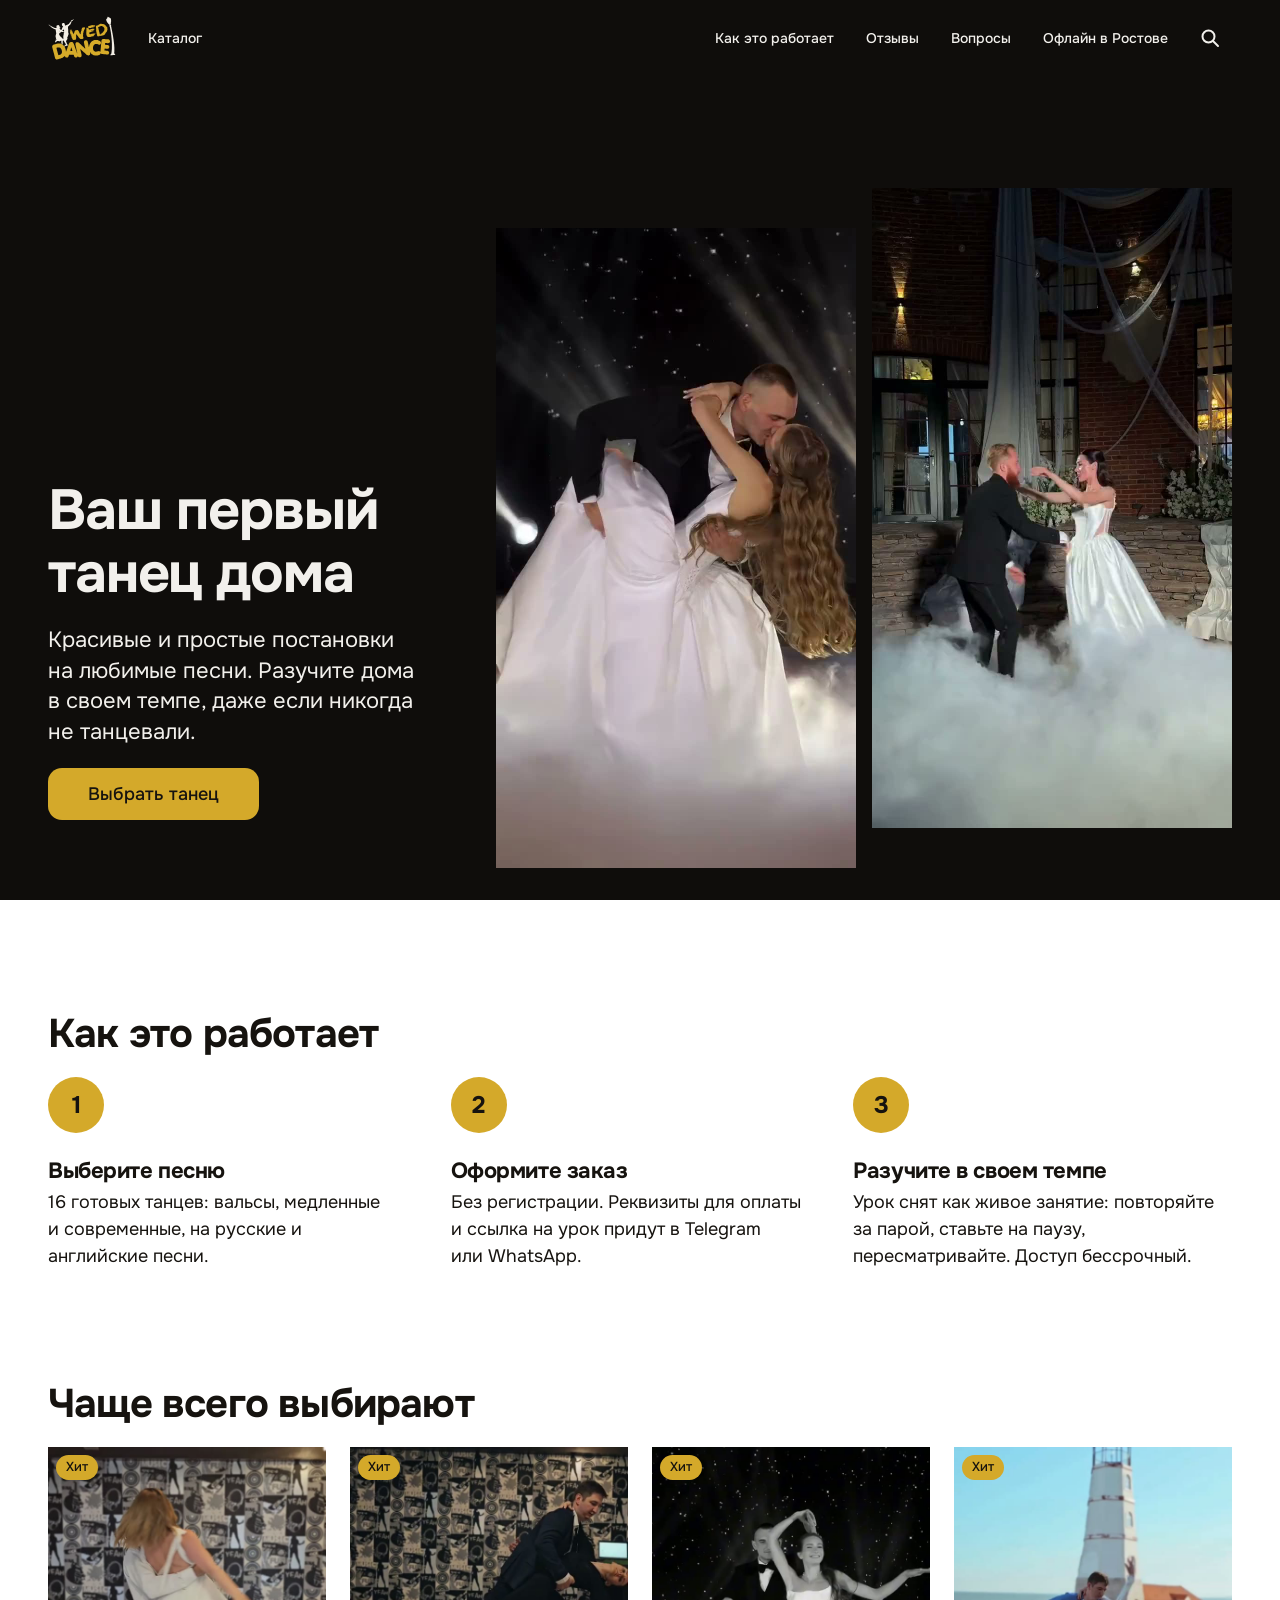
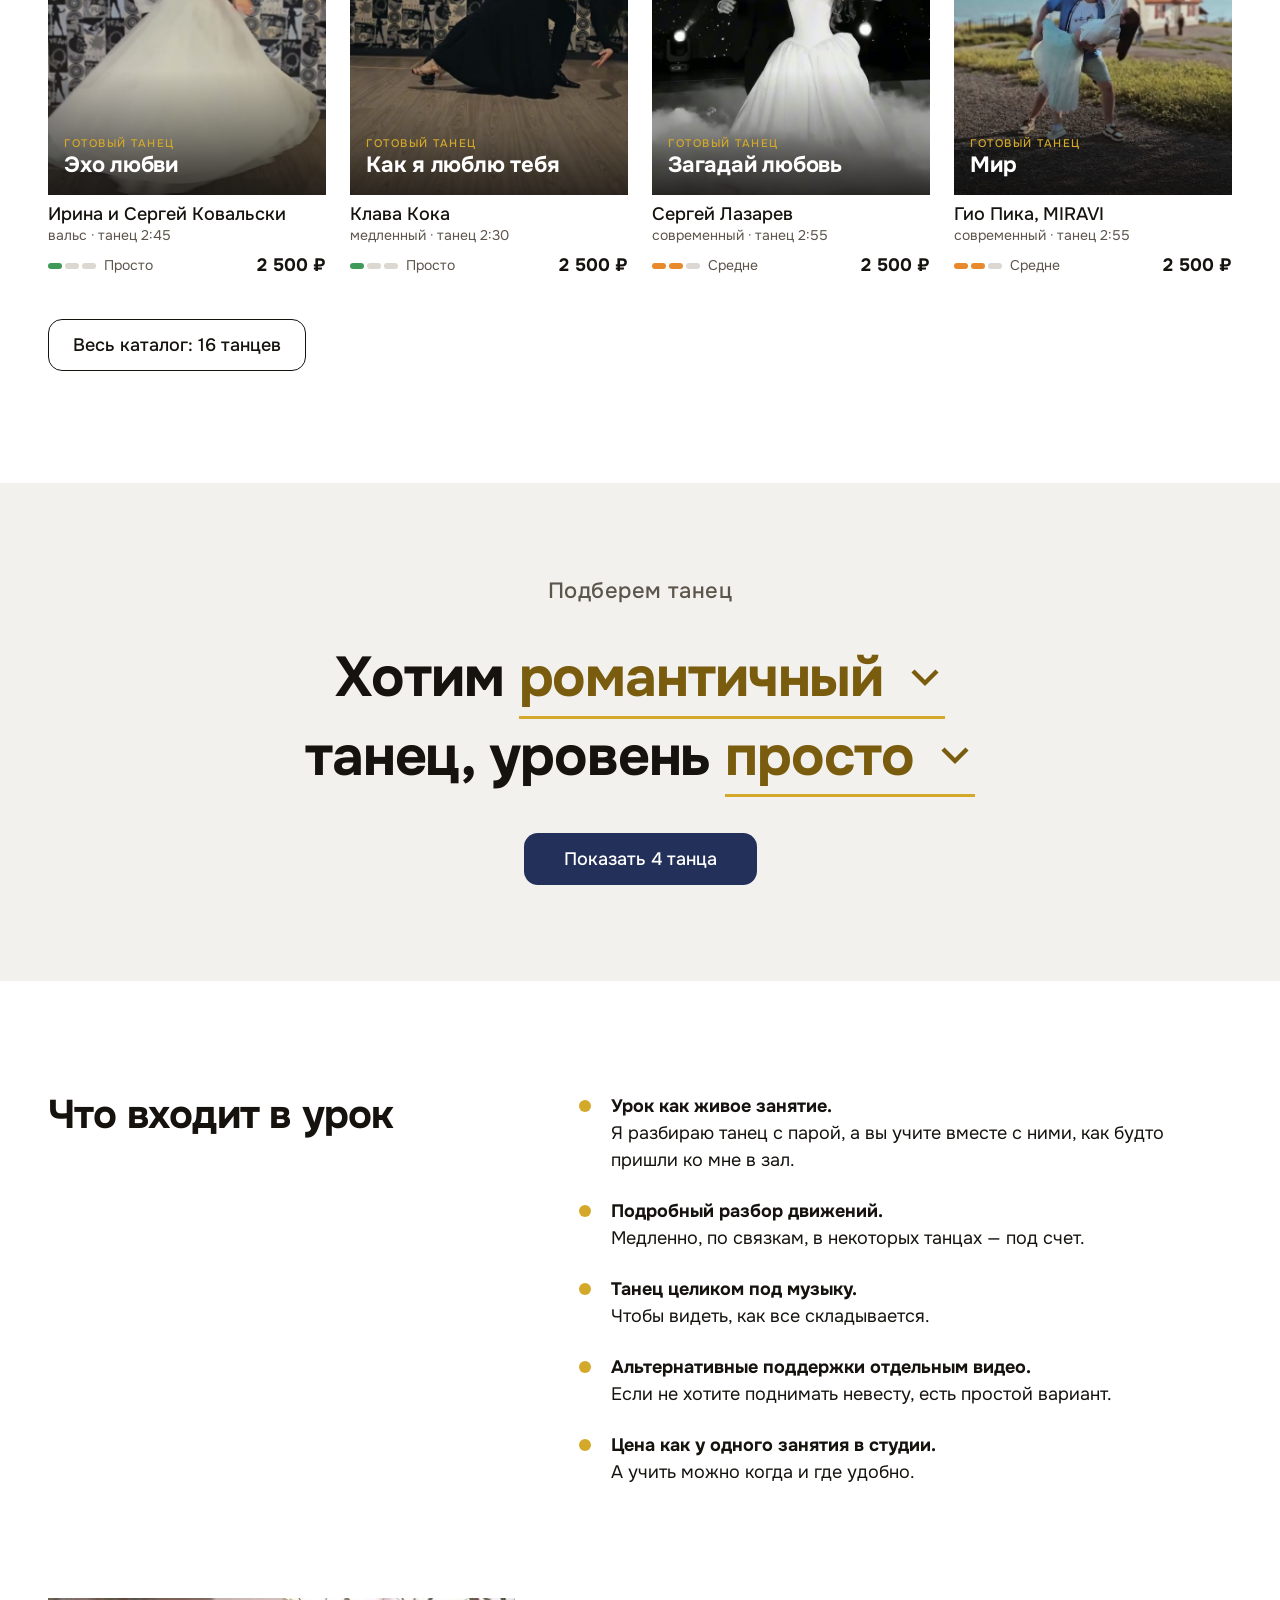
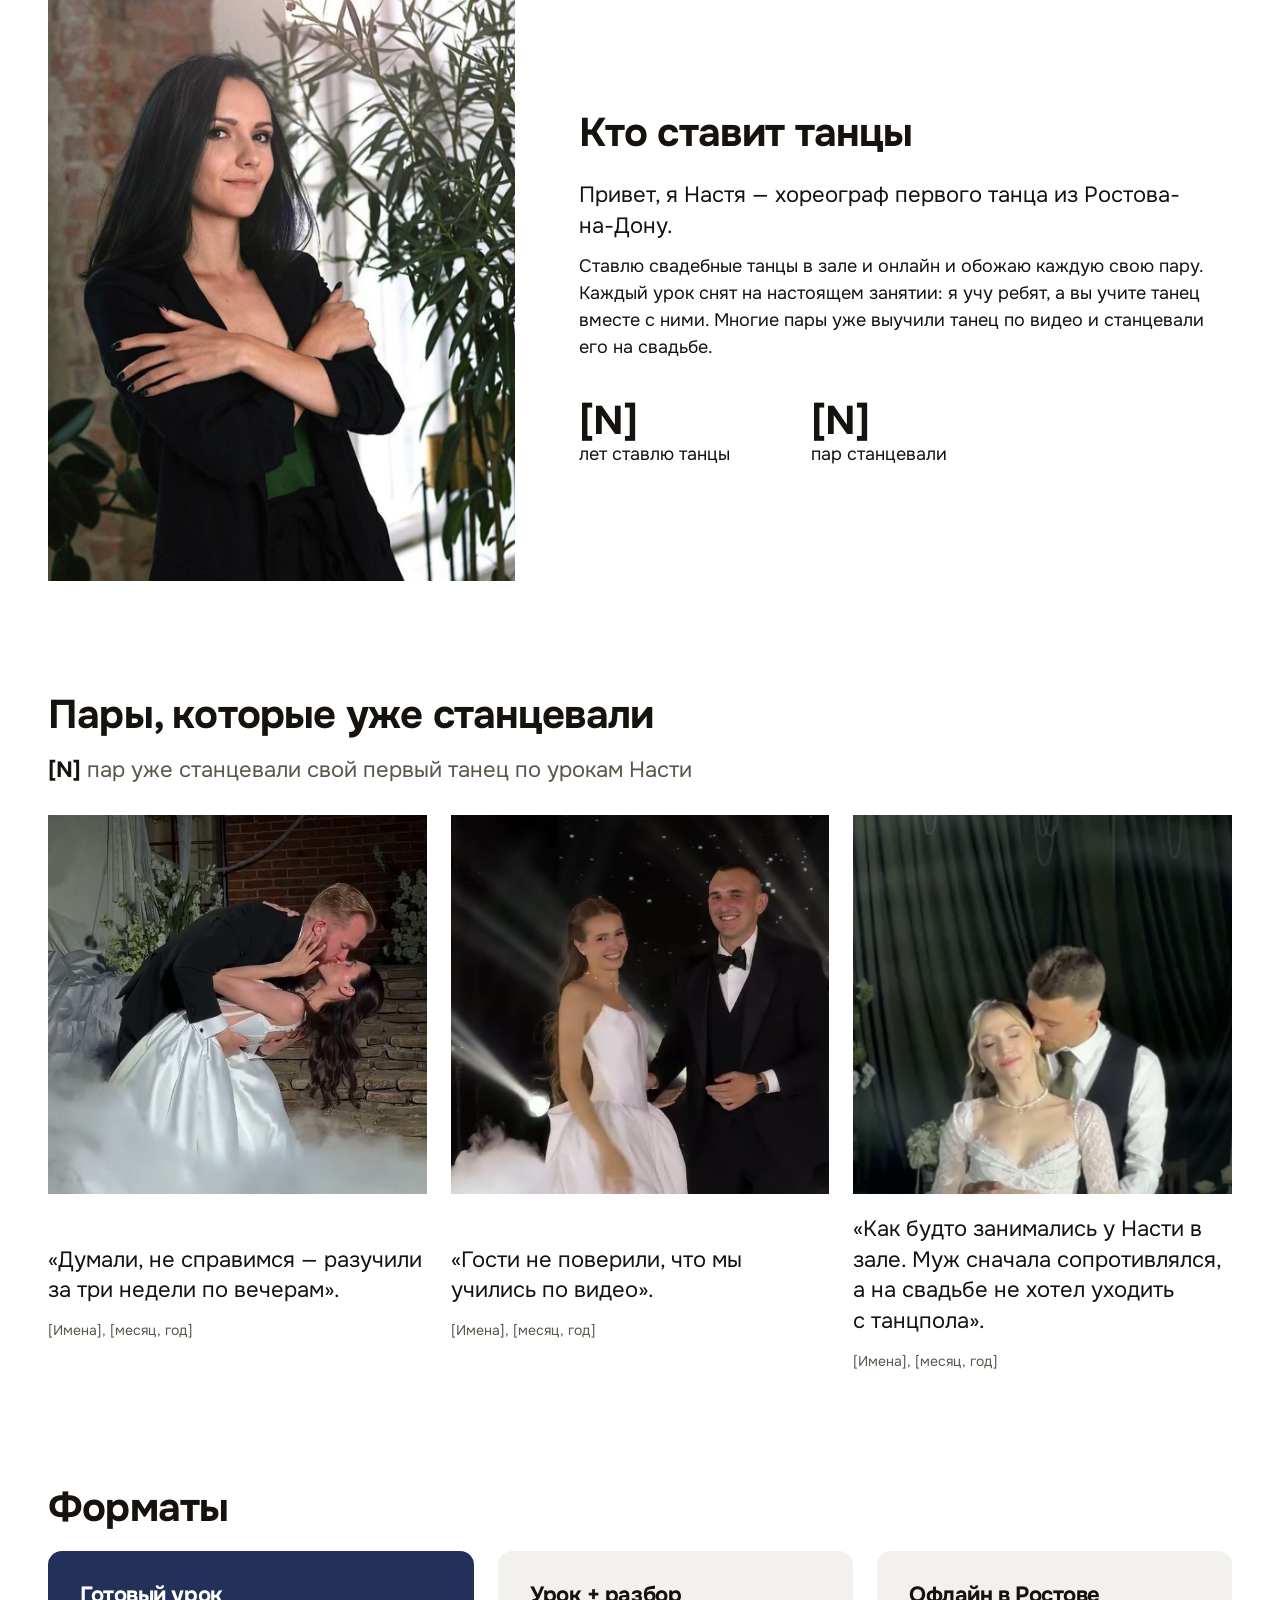
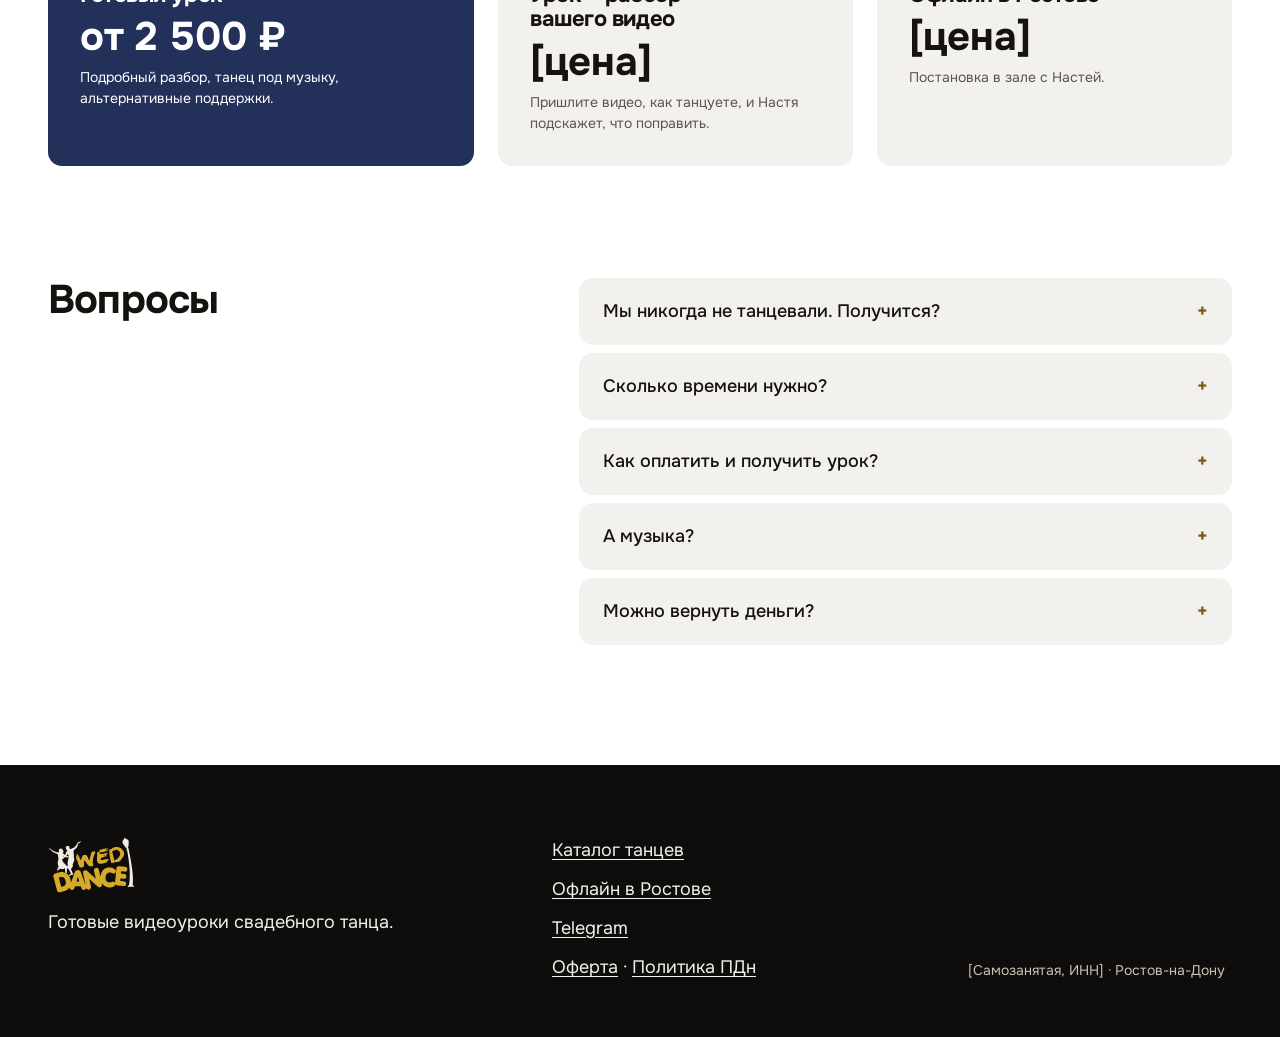
<file: index.html>
<!doctype html>
<html lang="ru">
<head>
<meta charset="utf-8">
<meta name="robots" content="noindex, nofollow">
<meta name="viewport" content="width=device-width, initial-scale=1, viewport-fit=cover">
<title>WED DANCE — первый танец, который вы выучите дома</title>
<meta name="description" content="Готовые видеоуроки свадебного танца от хореографа Анастасии. Выберите песню и разучите танец дома, в своем темпе.">
<script src="assets/js/variants.js"></script>
<link rel="preconnect" href="https://fonts.googleapis.com">
<link rel="preconnect" href="https://fonts.gstatic.com" crossorigin>
<link rel="stylesheet" href="https://fonts.googleapis.com/css2?family=Onest:wght@400;500;700&amp;display=swap">
<link rel="stylesheet" href="assets/css/tokens.css">
<link rel="stylesheet" href="assets/css/base.css">
<link rel="stylesheet" href="assets/css/motif.css">
<link rel="stylesheet" href="assets/css/home.css">
</head>
<body>
<main>
  <section class="hero is-dark" aria-label="Первый экран">
    <div class="hero__media">
      <video class="hero__clips" id="heroVideo" src="assets/media/hero-1.mp4" poster="assets/media/hero-1-poster.jpg" muted playsinline autoplay preload="auto" aria-hidden="true"></video>
      <video class="hero__clips hero__clips--b" id="heroVideo2" poster="assets/media/hero-2-poster.jpg" muted playsinline preload="none" aria-hidden="true"></video>
      <img class="hero__photo" data-src="assets/media/hero-photo.jpg" alt="Пара в свадебном танце, наклон с поцелуем" width="1080" height="1920">
    </div>
    <header class="top hero__bar">
      <div class="top__l"><a class="top__logo" href="index.html"><img src="assets/logo-na-temnom.svg" alt="WED DANCE — на главную" width="62" height="40"></a><a class="top__cat" href="catalog.html">Каталог</a></div>
      <nav class="nav" aria-label="Разделы"><a href="index.html#how">Как это работает</a><a href="index.html#reviews">Отзывы</a><a href="index.html#faq">Вопросы</a><a href="#">Офлайн в Ростове</a></nav>
      <a class="top__search" href="catalog.html#q" aria-label="Поиск по песне"><svg width="20" height="20" viewBox="0 0 20 20" aria-hidden="true"><circle cx="8.5" cy="8.5" r="6" fill="none" stroke="currentColor" stroke-width="2"/><path d="M13 13l5 5" stroke="currentColor" stroke-width="2" stroke-linecap="round"/></svg></a>
      <details class="burger"><summary aria-label="Меню"><svg width="22" height="22" viewBox="0 0 22 22" aria-hidden="true"><path d="M3 6h16M3 11h16M3 16h16" stroke="currentColor" stroke-width="2" stroke-linecap="round"/></svg></summary><nav class="burger__panel" aria-label="Меню"><a href="index.html#how">Как это работает</a><a href="index.html#reviews">Отзывы</a><a href="index.html#faq">Вопросы</a><a href="#">Офлайн в Ростове</a><a href="#">Telegram</a></nav></details>
    </header>
    <div class="hero__type" aria-hidden="true"><div class="count-anim"><i>1</i><i>2</i><i>3</i></div></div>
    <div class="hero__text">
      <h1>Ваш первый танец дома</h1>
      <p class="lead">Красивые и простые постановки на любимые песни. Разучите дома в своем темпе, даже если никогда не танцевали.</p>
      <a class="btn btn--gold btn--block" href="catalog.html">Выбрать танец</a>
    </div>
  </section>

  <section class="section wrap" id="how">
    <h2>Как это работает</h2>
    <ol class="steps">
      <li><span class="mark" aria-hidden="true">1</span><div><h3>Выберите песню</h3><p>16 готовых танцев: вальсы, медленные и современные, на русские и английские песни.</p></div></li>
      <li><span class="mark" aria-hidden="true">2</span><div><h3>Оформите заказ</h3><p>Без регистрации. Реквизиты для оплаты и ссылка на урок придут в Telegram или WhatsApp.</p></div></li>
      <li><span class="mark" aria-hidden="true">3</span><div><h3>Разучите в своем темпе</h3><p>Урок снят как живое занятие: повторяйте за парой, ставьте на паузу, пересматривайте. Доступ бессрочный.</p></div></li>
    </ol>
  </section>

  <section class="section wrap">
    <h2>Чаще всего выбирают</h2>
    <div class="hits" id="hits">
      <a class="card" href="dance.html?slug=kovalski-my-eho"><div class="card__media"><img src="assets/media/cover-kovalski-my-eho.jpg" alt="" width="600" height="750" loading="lazy"><span class="badge">Хит</span><span class="card__cover"><span class="card__eyebrow">Готовый танец</span><span class="card__song">Эхо любви</span></span></div><span class="card__title">Ирина и Сергей Ковальски<span class="card__artist">вальс · танец 2:45</span></span><span class="card__meta"><span class="level" data-level="1"><span class="level__marks" aria-hidden="true"><b>1</b><b>2</b><b>3</b></span>Просто</span><span class="card__price">2 500 ₽</span></span></a>
      <a class="card" href="dance.html?slug=klava-koka-kak-ya-lyublyu"><div class="card__media"><img src="assets/media/cover-klava-koka-kak-ya-lyublyu.jpg" alt="" width="600" height="750" loading="lazy"><span class="badge">Хит</span><span class="card__cover"><span class="card__eyebrow">Готовый танец</span><span class="card__song">Как я люблю тебя</span></span></div><span class="card__title">Клава Кока<span class="card__artist">медленный · танец 2:30</span></span><span class="card__meta"><span class="level" data-level="1"><span class="level__marks" aria-hidden="true"><b>1</b><b>2</b><b>3</b></span>Просто</span><span class="card__price">2 500 ₽</span></span></a>
      <a class="card" href="dance.html?slug=lazarev-zagaday-lyubov"><div class="card__media"><img src="assets/media/cover-lazarev-zagaday-lyubov.jpg" alt="" width="600" height="750" loading="lazy"><span class="badge">Хит</span><span class="card__cover"><span class="card__eyebrow">Готовый танец</span><span class="card__song">Загадай любовь</span></span></div><span class="card__title">Сергей Лазарев<span class="card__artist">современный · танец 2:55</span></span><span class="card__meta"><span class="level" data-level="2"><span class="level__marks" aria-hidden="true"><b>1</b><b>2</b><b>3</b></span>Средне</span><span class="card__price">2 500 ₽</span></span></a>
      <a class="card" href="dance.html?slug=gio-pika-mir"><div class="card__media"><img src="assets/media/cover-gio-pika-mir.jpg" alt="" width="600" height="750" loading="lazy"><span class="badge">Хит</span><span class="card__cover"><span class="card__eyebrow">Готовый танец</span><span class="card__song">Мир</span></span></div><span class="card__title">Гио Пика, MIRAVI<span class="card__artist">современный · танец 2:55</span></span><span class="card__meta"><span class="level" data-level="2"><span class="level__marks" aria-hidden="true"><b>1</b><b>2</b><b>3</b></span>Средне</span><span class="card__price">2 500 ₽</span></span></a>
    </div>
    <a class="btn btn--ghost btn--block more" href="catalog.html">Весь каталог: 16 танцев</a>
  </section>

  <section class="section" id="pick">
    <!-- вариант 1: одна фраза с выпадающими списками -->
    <div class="pk pk--sentence soft">
      <h2 class="pk__eyebrow">Подберем танец</h2>
      <p class="pk__phrase">Хотим <label class="pk__sel"><span class="sr">Настроение</span><select data-pick="mood"><option value="romantic">романтичный</option><option value="energetic">энергичный</option><option value="calm">спокойный</option></select></label> танец, уровень <label class="pk__sel"><span class="sr">Уровень</span><select data-pick="level"><option value="1">просто</option><option value="2">средне</option><option value="3">сложнее</option></select></label></p>
      <a class="btn btn--accent pk-go" href="catalog.html?mood=romantic&amp;level=1">Показать танцы</a>
    </div>
    <!-- вариант 2: фото слева, справа два вопроса карточками и сегментами -->
    <div class="pk pk--split">
      <img class="pk__media" src="assets/media/couple-2.jpg" alt="" width="600" height="750" loading="lazy">
      <div class="pk__form">
        <h2>Подберем танец</h2>
        <p class="pk__hint">Два вопроса — и покажем подходящие постановки.</p>
        <p class="pk__q">Настроение</p>
        <div class="opts-c" role="group" aria-label="Настроение" data-pick="mood"><button class="opt-c" data-v="romantic" aria-pressed="true"><b>Романтичный</b><span>нежный и медленный</span></button><button class="opt-c" data-v="energetic" aria-pressed="false"><b>Энергичный</b><span>ярко, с ускорением</span></button><button class="opt-c" data-v="calm" aria-pressed="false"><b>Спокойный</b><span>плавно, без сложных связок</span></button></div>
        <p class="pk__q">Уровень</p>
        <div class="seg" role="group" aria-label="Уровень" data-pick="level"><button class="seg__b" data-v="1" aria-pressed="true"><span class="level" data-level="1"><span class="level__marks" aria-hidden="true"><b>1</b><b>2</b><b>3</b></span>просто</span></button><button class="seg__b" data-v="2" aria-pressed="false"><span class="level" data-level="2"><span class="level__marks" aria-hidden="true"><b>1</b><b>2</b><b>3</b></span>средне</span></button><button class="seg__b" data-v="3" aria-pressed="false"><span class="level" data-level="3"><span class="level__marks" aria-hidden="true"><b>1</b><b>2</b><b>3</b></span>сложнее</span></button></div>
        <a class="btn btn--accent btn--block pk-go" href="catalog.html?mood=romantic&amp;level=1">Показать танцы</a>
      </div>
    </div>
    <!-- вариант 3: настроение — плитки с кадрами, ниже уровень и кнопка в одну строку -->
    <div class="pk pk--tiles is-dark">
      <h2>Подберем танец</h2>
      <p class="pk__q">Какое настроение?</p>
      <div class="tiles" role="group" aria-label="Настроение" data-pick="mood"><button class="tile" data-v="romantic" aria-pressed="true"><img src="assets/media/cover-navai-lyubov-son.jpg" alt="" width="600" height="600" loading="lazy"><span>Романтичный</span></button><button class="tile" data-v="energetic" aria-pressed="false"><img src="assets/media/cover-miyagi-polovina-moya.jpg" alt="" width="600" height="600" loading="lazy"><span>Энергичный</span></button><button class="tile" data-v="calm" aria-pressed="false"><img src="assets/media/cover-westlife-nothings-gonna-change.jpg" alt="" width="600" height="600" loading="lazy"><span>Спокойный</span></button></div>
      <div class="pk__bottom">
        <div><p class="pk__q">Какой уровень?</p><div class="seg" role="group" aria-label="Уровень" data-pick="level"><button class="seg__b" data-v="1" aria-pressed="true"><span class="level" data-level="1"><span class="level__marks" aria-hidden="true"><b>1</b><b>2</b><b>3</b></span>просто</span></button><button class="seg__b" data-v="2" aria-pressed="false"><span class="level" data-level="2"><span class="level__marks" aria-hidden="true"><b>1</b><b>2</b><b>3</b></span>средне</span></button><button class="seg__b" data-v="3" aria-pressed="false"><span class="level" data-level="3"><span class="level__marks" aria-hidden="true"><b>1</b><b>2</b><b>3</b></span>сложнее</span></button></div></div>
        <a class="btn btn--gold pk-go" href="catalog.html?mood=romantic&amp;level=1">Показать танцы</a>
      </div>
    </div>
  </section>

  <section class="section wrap split">
    <h2>Что входит в урок</h2>
    <ul class="included">
      <li><span><b>Урок как живое занятие.</b> Я разбираю танец с парой, а вы учите вместе с ними, как будто пришли ко мне в зал.</span></li>
      <li><span><b>Подробный разбор движений.</b> Медленно, по связкам, в некоторых танцах — под счет.</span></li>
      <li><span><b>Танец целиком под музыку.</b> Чтобы видеть, как все складывается.</span></li>
      <li><span><b>Альтернативные поддержки отдельным видео.</b> Если не хотите поднимать невесту, есть простой вариант.</span></li>
      <li><span><b>Цена как у одного занятия в студии.</b> А учить можно когда и где удобно.</span></li>
    </ul>
  </section>

  <section class="section wrap about">
    <h2>Кто ставит танцы</h2>
    <img src="assets/media/nastya.jpg" alt="Анастасия, хореограф свадебного танца" width="640" height="640" loading="lazy">
    <p class="lead">Привет, я Настя — хореограф первого танца из Ростова-на-Дону.</p>
    <p>Ставлю свадебные танцы в зале и онлайн и обожаю каждую свою пару. Каждый урок снят на настоящем занятии: я учу ребят, а вы учите танец вместе с ними. Многие пары уже выучили танец по видео и станцевали его на свадьбе.</p>
    <div class="facts"><p><b>[N]</b>лет ставлю танцы</p><p><b>[N]</b>пар станцевали</p></div>
  </section>

  <section class="section wrap" id="reviews">
    <h2>Пары, которые уже станцевали</h2>
    <p class="rev-count"><b>[N]</b> пар уже станцевали свой первый танец по урокам Насти</p>
    <div class="reviews">
      <figure class="review" style="margin:0"><img src="assets/media/couple-1.jpg" alt="Пара на свадьбе" width="96" height="96" loading="lazy"><figcaption><p>«Думали, не справимся — разучили за три недели по вечерам».</p><span class="small">[Имена], [месяц, год]</span></figcaption></figure>
      <figure class="review" style="margin:0"><img src="assets/media/couple-2.jpg" alt="Пара на свадьбе" width="96" height="96" loading="lazy"><figcaption><p>«Гости не поверили, что мы учились по видео».</p><span class="small">[Имена], [месяц, год]</span></figcaption></figure>
      <figure class="review" style="margin:0"><img src="assets/media/couple-3.jpg" alt="Пара на свадьбе" width="96" height="96" loading="lazy"><figcaption><p>«Как будто занимались у Насти в зале. Муж сначала сопротивлялся, а на свадьбе не хотел уходить с танцпола».</p><span class="small">[Имена], [месяц, год]</span></figcaption></figure>
    </div>
  </section>

  <section class="section wrap">
    <h2>Форматы</h2>
    <div class="plans">
      <div class="plan plan--main"><h3>Готовый урок</h3><p class="plan__price">от 2 500 ₽</p><p class="small">Подробный разбор, танец под музыку, альтернативные поддержки.</p></div>
      <div class="plan"><h3>Урок + разбор вашего видео</h3><p class="plan__price">[цена]</p><p class="small">Пришлите видео, как танцуете, и Настя подскажет, что поправить.</p></div>
      <div class="plan"><h3>Офлайн в Ростове</h3><p class="plan__price">[цена]</p><p class="small">Постановка в зале с Настей.</p></div>
    </div>
  </section>

  <section class="section wrap faq split" id="faq">
    <h2>Вопросы</h2>
    <div>
    <details><summary>Мы никогда не танцевали. Получится?</summary><p>Да. Уроки сделаны для тех, кто танцует впервые: подробный разбор и простые варианты поддержек. Многие пары уже выучили танец по видео.</p></details>
    <details><summary>Сколько времени нужно?</summary><p>Обычно 3–4 недели по 2 занятия по 30–40 минут.</p></details>
    <details><summary>Как оплатить и получить урок?</summary><p>Оформите заказ на странице танца. Реквизиты для оплаты придут в Telegram или WhatsApp, после оплаты туда же придет личная ссылка на урок. Доступ бессрочный.</p></details>
    <details><summary>А музыка?</summary><p>Песню вы покупаете или включаете сами. В уроке есть ссылка на трек и с какой секунды начинать.</p></details>
    <details><summary>Можно вернуть деньги?</summary><p>Да, пока вы не открыли урок.</p></details>
    </div>
  </section>
</main>
<footer class="foot is-dark">
  <div class="foot__in">
  <div class="foot__brand"><img src="assets/logo-na-temnom.svg" alt="WED DANCE" width="87" height="56">
  <p>Готовые видеоуроки свадебного танца.</p></div>
  <ul><li><a href="catalog.html">Каталог танцев</a></li><li><a href="#">Офлайн в Ростове</a></li><li><a href="#">Telegram</a></li><li><a href="#">Оферта</a> · <a href="#">Политика ПДн</a></li></ul>
  <p class="small">[Самозанятая, ИНН] · Ростов-на-Дону</p>
  </div>
</footer>
<script src="assets/js/cards.js"></script>
<script src="assets/js/home.js"></script>
<script src="assets/js/motion.js"></script>
</body>
</html>
</file>
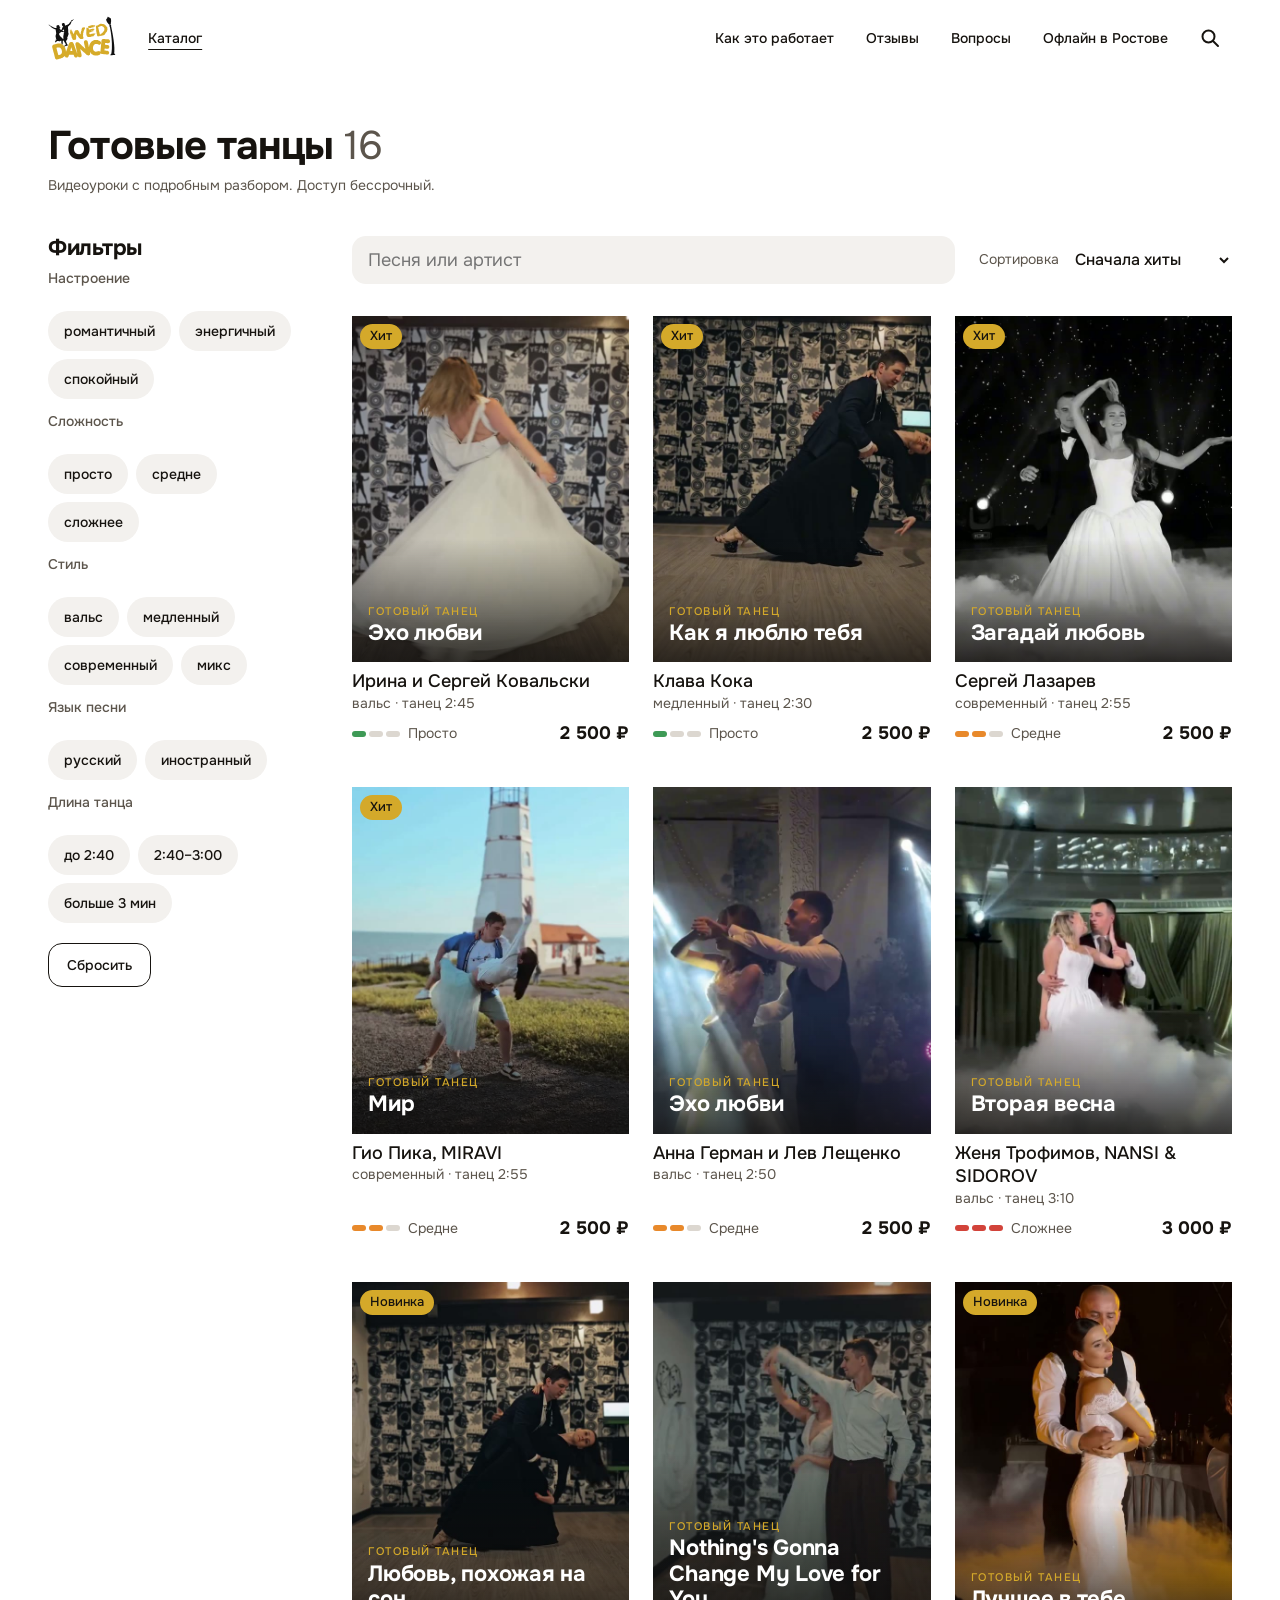
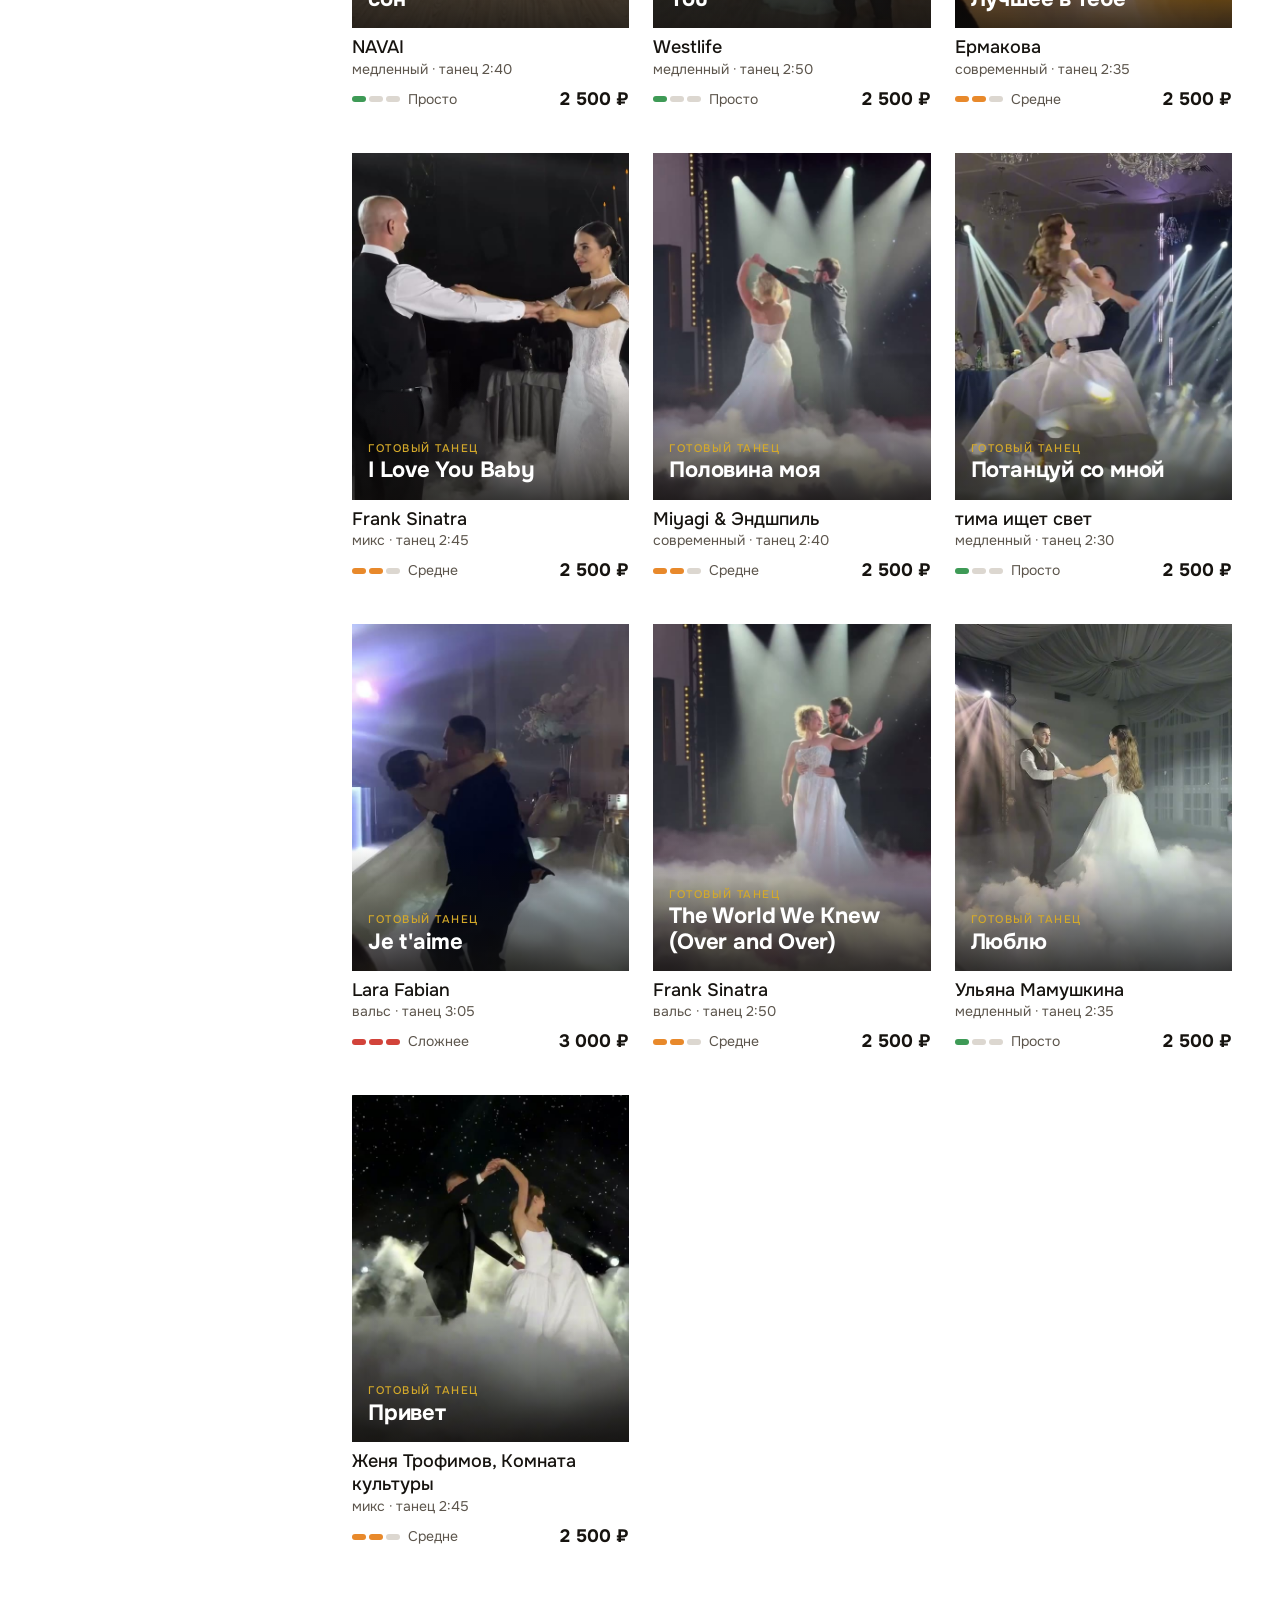
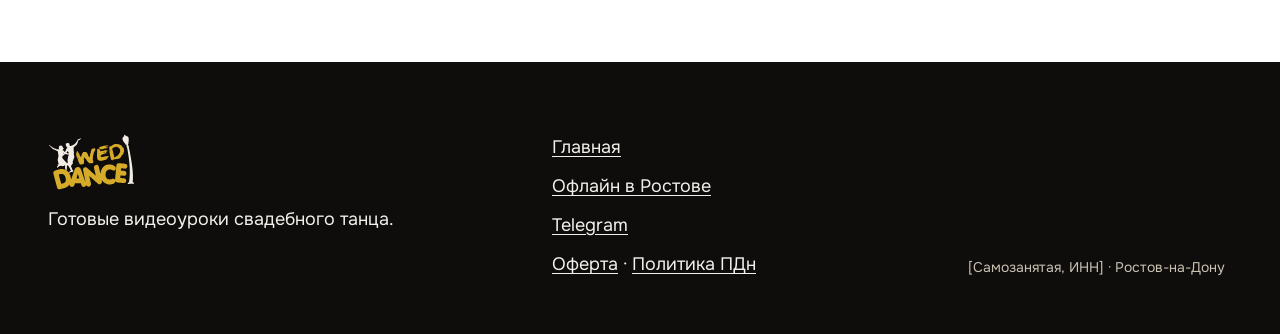
<file: catalog.html>
<!doctype html>
<html lang="ru">
<head>
<meta charset="utf-8">
<meta name="robots" content="noindex, nofollow">
<meta name="viewport" content="width=device-width, initial-scale=1, viewport-fit=cover">
<title>Каталог танцев — WED DANCE</title>
<script src="assets/js/variants.js"></script>
<link rel="preconnect" href="https://fonts.googleapis.com">
<link rel="preconnect" href="https://fonts.gstatic.com" crossorigin>
<link rel="stylesheet" href="https://fonts.googleapis.com/css2?family=Onest:wght@400;500;700&amp;display=swap">
<link rel="stylesheet" href="assets/css/tokens.css">
<link rel="stylesheet" href="assets/css/base.css">
<link rel="stylesheet" href="assets/css/motif.css">
<link rel="stylesheet" href="assets/css/home.css">
<link rel="stylesheet" href="assets/css/catalog.css">
</head>
<body>
<header class="top">
  <div class="top__l"><a class="top__logo" href="index.html"><img src="assets/logo.svg" alt="WED DANCE — на главную" width="62" height="40"></a><a class="top__cat" href="catalog.html" aria-current="page">Каталог</a></div>
  <nav class="nav" aria-label="Разделы"><a href="index.html#how">Как это работает</a><a href="index.html#reviews">Отзывы</a><a href="index.html#faq">Вопросы</a><a href="#">Офлайн в Ростове</a></nav>
  <a class="top__search" href="catalog.html#q" aria-label="Поиск по песне"><svg width="20" height="20" viewBox="0 0 20 20" aria-hidden="true"><circle cx="8.5" cy="8.5" r="6" fill="none" stroke="currentColor" stroke-width="2"/><path d="M13 13l5 5" stroke="currentColor" stroke-width="2" stroke-linecap="round"/></svg></a>
  <details class="burger"><summary aria-label="Меню"><svg width="22" height="22" viewBox="0 0 22 22" aria-hidden="true"><path d="M3 6h16M3 11h16M3 16h16" stroke="currentColor" stroke-width="2" stroke-linecap="round"/></svg></summary><nav class="burger__panel" aria-label="Меню"><a href="index.html#how">Как это работает</a><a href="index.html#reviews">Отзывы</a><a href="index.html#faq">Вопросы</a><a href="#">Офлайн в Ростове</a><a href="#">Telegram</a></nav></details>
</header>
<main class="wrap">
  <h1 class="cat-title">Готовые танцы <span id="total"></span></h1>
  <p class="small cat-sub">Видеоуроки с подробным разбором. Доступ бессрочный.</p>
  <div class="cat-layout">
<dialog class="sheet" id="filters" aria-labelledby="ftitle">
  <form method="dialog">
    <div class="sheet__head"><h2 id="ftitle">Фильтры</h2><button class="sheet__close" value="close" aria-label="Закрыть">×</button></div>
    <fieldset><legend>Настроение</legend><div class="opts" data-f="mood"><button type="button" class="chip" data-v="romantic" aria-pressed="false">романтичный</button><button type="button" class="chip" data-v="energetic" aria-pressed="false">энергичный</button><button type="button" class="chip" data-v="calm" aria-pressed="false">спокойный</button></div></fieldset>
    <fieldset><legend>Сложность</legend><div class="opts" data-f="level"><button type="button" class="chip" data-v="1" aria-pressed="false">просто</button><button type="button" class="chip" data-v="2" aria-pressed="false">средне</button><button type="button" class="chip" data-v="3" aria-pressed="false">сложнее</button></div></fieldset>
    <fieldset><legend>Стиль</legend><div class="opts" data-f="style"><button type="button" class="chip" data-v="вальс" aria-pressed="false">вальс</button><button type="button" class="chip" data-v="медленный" aria-pressed="false">медленный</button><button type="button" class="chip" data-v="современный" aria-pressed="false">современный</button><button type="button" class="chip" data-v="микс" aria-pressed="false">микс</button></div></fieldset>
    <fieldset><legend>Язык песни</legend><div class="opts" data-f="lang"><button type="button" class="chip" data-v="RU" aria-pressed="false">русский</button><button type="button" class="chip" data-v="EN" aria-pressed="false">иностранный</button></div></fieldset>
    <fieldset><legend>Длина танца</legend><div class="opts" data-f="dur"><button type="button" class="chip" data-v="short" aria-pressed="false">до 2:40</button><button type="button" class="chip" data-v="mid" aria-pressed="false">2:40–3:00</button><button type="button" class="chip" data-v="long" aria-pressed="false">больше 3 мин</button></div></fieldset>
    <div class="sheet__foot"><button type="button" class="btn btn--ghost" id="reset">Сбросить</button><button class="btn btn--gold" value="apply" id="apply">Показать</button></div>
  </form>
</dialog>
  <div class="cat-main">
  <div class="cat-tools">
    <label class="search"><span class="sr">Поиск по песне или артисту</span><input id="q" type="search" placeholder="Песня или артист" autocomplete="off"></label>
    <div class="cat-row">
      <button class="chip" id="openFilters" aria-haspopup="dialog">Фильтры <span id="fcount"></span></button>
      <label class="sort"><span class="sort__label">Сортировка</span><select id="sort"><option value="hits">Сначала хиты</option><option value="new">Сначала новые</option><option value="price">Сначала дешевле</option></select></label>
    </div>
  </div>
  <div class="hits cat-grid" id="grid" aria-live="polite"></div>
  <div class="empty" id="empty" hidden><h2>Ничего не нашли</h2><p>Попробуйте убрать фильтр или написать Насте — подскажет танец под вашу песню.</p><button class="btn btn--ghost" id="reset2">Сбросить фильтры</button></div>
  </div>
  </div>
</main>

<footer class="foot is-dark">
  <div class="foot__in">
  <div class="foot__brand"><img src="assets/logo-na-temnom.svg" alt="WED DANCE" width="87" height="56">
  <p>Готовые видеоуроки свадебного танца.</p></div>
  <ul><li><a href="index.html">Главная</a></li><li><a href="#">Офлайн в Ростове</a></li><li><a href="#">Telegram</a></li><li><a href="#">Оферта</a> · <a href="#">Политика ПДн</a></li></ul>
  <p class="small">[Самозанятая, ИНН] · Ростов-на-Дону</p>
  </div>
</footer>
<script src="assets/js/cards.js"></script>
<script src="assets/js/catalog.js"></script>
<script src="assets/js/motion.js"></script>
</body>
</html>
</file>
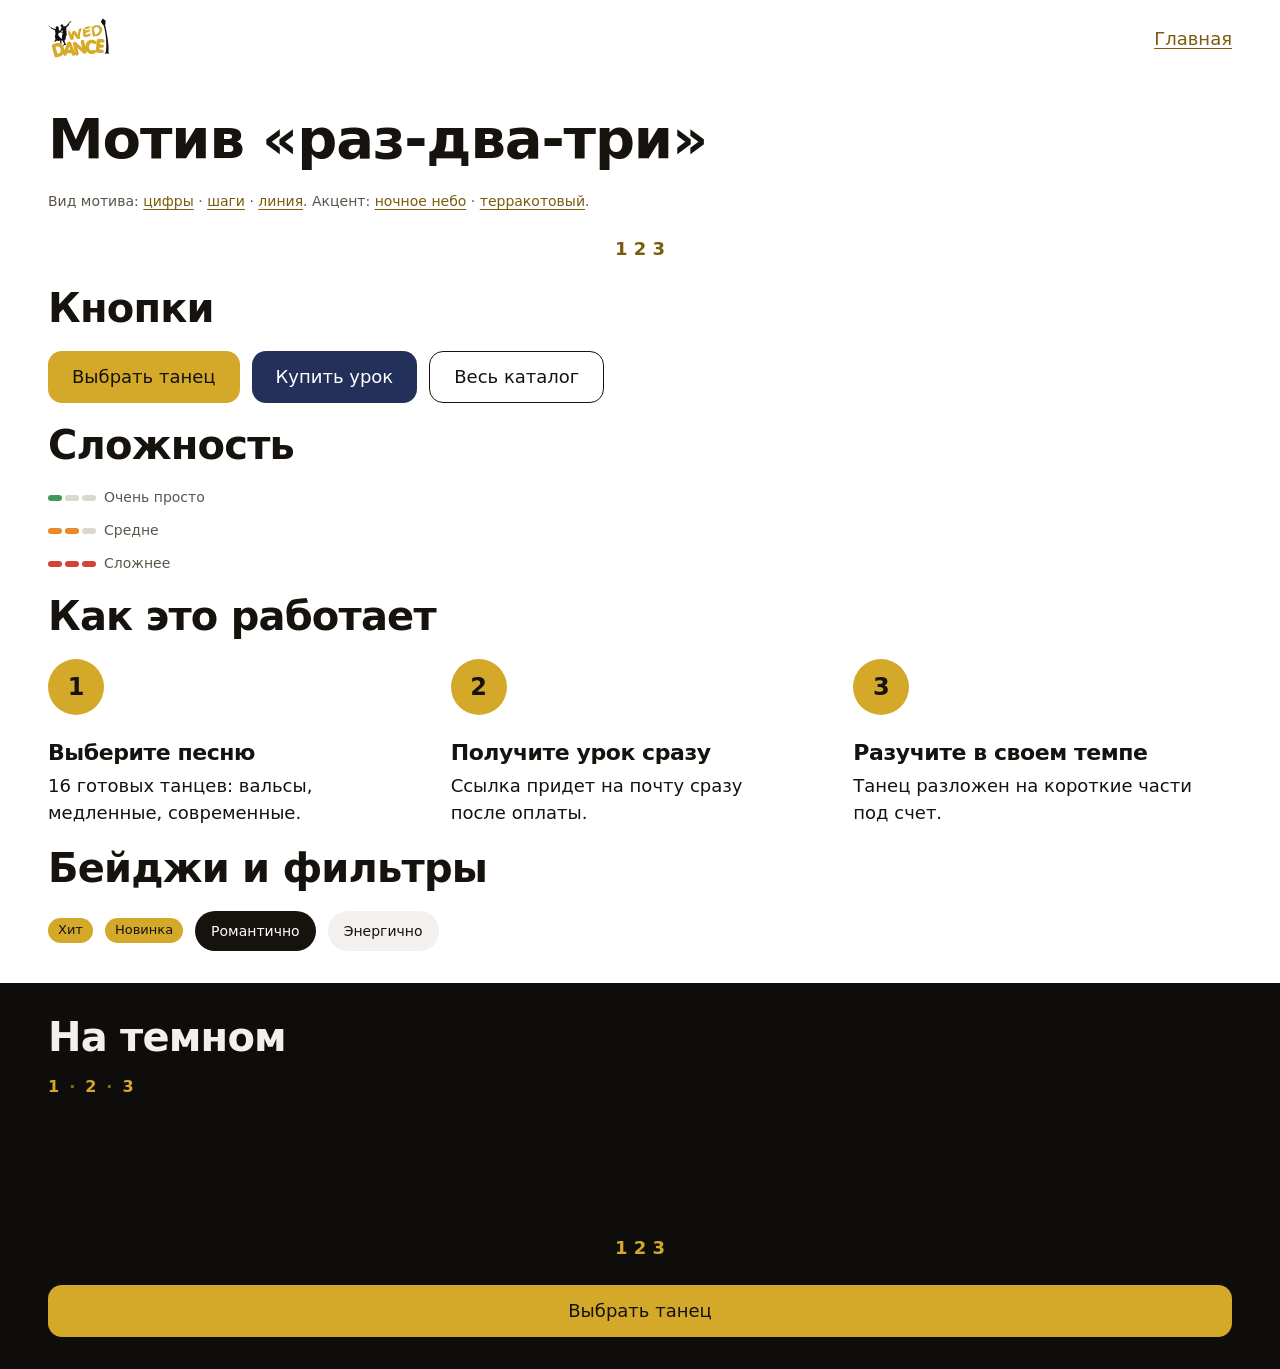
<file: motif.html>
<!doctype html>
<html lang="ru">
<head>
<meta charset="utf-8">
<meta name="robots" content="noindex, nofollow">
<meta name="viewport" content="width=device-width, initial-scale=1">
<title>Мотив и компоненты — WED DANCE</title>
<script src="assets/js/variants.js"></script>
<link rel="stylesheet" href="assets/css/tokens.css">
<link rel="stylesheet" href="assets/css/base.css">
<link rel="stylesheet" href="assets/css/motif.css">
<style>
  .demo { padding: 32px var(--margin); display: grid; gap: 20px; }
  .row { display: flex; flex-wrap: wrap; gap: 12px; align-items: center; }
</style>
</head>
<body>
<header class="top"><img src="assets/logo.svg" alt="WED DANCE" width="62" height="40"><a class="menu" href="index.html">Главная</a></header>
<main>
  <section class="demo">
    <h1>Мотив «раз-два-три»</h1>
    <p class="small">Вид мотива: <a href="?motif=digits">цифры</a> · <a href="?motif=steps">шаги</a> · <a href="?motif=line">линия</a>. Акцент: <a href="?accent=night">ночное небо</a> · <a href="?accent=terra">терракотовый</a>.</p>
    <div class="divider" aria-hidden="true">1 2 3</div>
    <h2>Кнопки</h2>
    <div class="row"><a class="btn btn--gold" href="#">Выбрать танец</a><a class="btn btn--accent" href="#">Купить урок</a><a class="btn btn--ghost" href="#">Весь каталог</a></div>
    <h2>Сложность</h2>
    <div class="row" style="flex-direction:column;align-items:flex-start">
      <span class="level" data-level="1"><span class="level__marks" aria-hidden="true"><b>1</b><b>2</b><b>3</b></span>Очень просто</span>
      <span class="level" data-level="2"><span class="level__marks" aria-hidden="true"><b>1</b><b>2</b><b>3</b></span>Средне</span>
      <span class="level" data-level="3"><span class="level__marks" aria-hidden="true"><b>1</b><b>2</b><b>3</b></span>Сложнее</span>
    </div>
    <h2>Как это работает</h2>
    <ol class="steps">
      <li><span class="mark" aria-hidden="true">1</span><div><h3>Выберите песню</h3><p>16 готовых танцев: вальсы, медленные, современные.</p></div></li>
      <li><span class="mark" aria-hidden="true">2</span><div><h3>Получите урок сразу</h3><p>Ссылка придет на почту сразу после оплаты.</p></div></li>
      <li><span class="mark" aria-hidden="true">3</span><div><h3>Разучите в своем темпе</h3><p>Танец разложен на короткие части под счет.</p></div></li>
    </ol>
    <h2>Бейджи и фильтры</h2>
    <div class="row"><span class="badge">Хит</span><span class="badge">Новинка</span><button class="chip" aria-pressed="true">Романтично</button><button class="chip" aria-pressed="false">Энергично</button></div>
  </section>
  <section class="demo is-dark">
    <h2>На темном</h2>
    <div class="count" aria-hidden="true"><i>1</i><i>2</i><i>3</i></div>
    <div class="count-anim" aria-hidden="true"><i>1</i><i>2</i><i>3</i></div>
    <div class="divider" aria-hidden="true">1 2 3</div>
    <a class="btn btn--gold" href="#">Выбрать танец</a>
  </section>
</main>
</body>
</html>
</file>
<file: assets/css/tokens.css>
/* WED DANCE — токены. Палитра от логотипа (бриф §5). */
:root {
  --gold: #D4A92A;          /* золото логотипа: кнопки, мотив, выделения. Не цвет мелкого текста на светлом */
  --gold-text: #7A5C0E;     /* темное золото для текста и ссылок на светлом фоне */
  --ink: #16130F;           /* текст, темный первый экран */
  --muted: #5C554C;         /* вторичный текст на светлом */
  --bg: #FFFFFF;
  --bg-soft: #F3F1EE;       /* очень светлый теплый беж */
  --dark: #0F0D0B;          /* фон первого экрана и подвала */
  --on-dark: #F2F0EC;       /* текст на темном */
  --on-dark-muted: #C9C1B4;
  --accent: #23305A;        /* второй акцент, по умолчанию «ночное небо» */
  --on-accent: #FFFFFF;

  --font: "Onest", system-ui, -apple-system, "Segoe UI", sans-serif;
  --step-small: 0.875rem;   /* 14 */
  --step-body: 1.0625rem;   /* 17 */
  --step-lead: 1.25rem;     /* 20 */
  --step-head: 1.875rem;    /* 30 */
  --step-hero: 2.5rem;      /* 40 */

  --margin: 20px;
  --content: 1280px;
  --gap: 12px;
  --section: 72px;
  --motif-ink: var(--gold-text); /* мотив на светлом */
  --radius: 14px;           /* одна форма для кнопок, полей, карточек; фото — прямые углы */
}
html[data-accent="night"] { --accent: #23305A; --on-accent: #FFFFFF; }
html[data-accent="terra"] { --accent: #A84B28; --on-accent: #FFFFFF; }
/* планшет и десктоп: шире поля, крупнее заголовки. Тело остается 17–18px */
@media (min-width: 1024px) {
  :root { --margin: 48px; --gap: 24px; --section: 112px; --step-body: 1.125rem; --step-lead: 1.375rem; --step-head: 2.5rem; --step-hero: 3.5rem; --content: 1280px; }
}
@media (min-width: 1440px) {
  :root { --margin: 80px; --step-head: 3rem; --step-hero: 4.5rem; }
}
</file>
<file: assets/css/base.css>
*, *::before, *::after { box-sizing: border-box; }
html { -webkit-text-size-adjust: 100%; }
body { margin: 0; font-family: var(--font); font-size: var(--step-body); line-height: 1.5; color: var(--ink); background: var(--bg); }
img, video { display: block; max-width: 100%; }
img { height: auto; }
h1, h2, h3 { margin: 0; font-weight: 700; letter-spacing: -0.02em; line-height: 1.12; text-wrap: balance; }
h1 { font-size: var(--step-hero); }
h2 { font-size: var(--step-head); }
h3 { font-size: var(--step-lead); }
p { margin: 0; text-wrap: pretty; }
a { color: var(--gold-text); text-underline-offset: 3px; }
.wrap { padding-inline: var(--margin); }
@media (min-width: 1024px) { .wrap { max-width: calc(var(--content) + 2 * var(--margin)); margin-inline: auto; } }
.section { padding-block: var(--section) 0; }
.section > h2 { margin-bottom: 20px; }
.lead { font-size: var(--step-lead); line-height: 1.4; }
.small { font-size: var(--step-small); color: var(--muted); }
.soft { background: var(--bg-soft); }

.btn { display: inline-flex; align-items: center; justify-content: center; gap: 10px; min-height: 52px; padding: 0 24px;
  border: 0; border-radius: var(--radius); font: 500 var(--step-body)/1 var(--font); text-decoration: none; cursor: pointer; }
.btn--gold { background: var(--gold); color: var(--ink); }
.btn--accent { background: var(--accent); color: var(--on-accent); }
.btn--ghost { background: transparent; color: var(--ink); border: 1.5px solid var(--ink); }
.btn--block { display: flex; width: 100%; }
.btn:focus-visible, a:focus-visible, button:focus-visible, input:focus-visible { outline: 3px solid var(--accent); outline-offset: 2px; }
.is-dark :focus-visible, .is-dark:focus-visible { outline-color: var(--gold); }

.chip { display: inline-flex; align-items: center; min-height: 40px; padding: 0 16px; border-radius: 999px; border: 0;
  background: var(--bg-soft); color: var(--ink); font: 500 var(--step-small)/1 var(--font); cursor: pointer; }
.chip[aria-pressed="true"] { background: var(--ink); color: var(--bg); }
.badge { display: inline-block; padding: 4px 10px; border-radius: 999px; background: var(--gold); color: var(--ink); font: 500 0.8125rem/1.3 var(--font); }

/* шапка и подвал общие */
.top { position: sticky; top: 0; z-index: 20; display: flex; align-items: center; justify-content: space-between; height: 60px;
  padding-inline: var(--margin); background: var(--bg); }
.top { gap: 12px; color: var(--ink); }
.top__l { display: flex; align-items: center; gap: 14px; }
.top__logo img { height: 40px; width: auto; }
.top__cat { padding: 12px 0; color: inherit; font: 500 var(--step-small)/1 var(--font); text-decoration: none; }
.top__cat:hover, .top__cat[aria-current] { text-decoration: underline; text-underline-offset: 6px; }
.top__search { display: none; }
.burger { position: relative; }
.burger summary { list-style: none; display: grid; place-items: center; width: 44px; height: 44px; margin-right: -10px; cursor: pointer; color: inherit; }
.burger summary::-webkit-details-marker { display: none; }
.burger__panel { position: absolute; right: -8px; top: 52px; z-index: 40; min-width: 240px; padding: 8px; display: grid; border-radius: var(--radius);
  background: var(--bg); color: var(--ink); box-shadow: 0 12px 32px rgb(15 13 11 / .18); } /* taste-skill-ignore: выпадающее меню — настоящий оверлей */
.burger__panel a { padding: 12px 14px; border-radius: 10px; color: inherit; text-decoration: none; }
.burger__panel a:hover { background: var(--bg-soft); }
.foot { margin-top: var(--section); padding: 48px var(--margin) 40px; background: var(--dark); color: var(--on-dark); }
.foot img { height: 56px; width: auto; margin-bottom: 24px; }
.foot a { color: var(--on-dark); }
.foot ul { list-style: none; margin: 24px 0; padding: 0; display: grid; gap: 12px; }
.foot .small { color: var(--on-dark-muted); }
@media (prefers-reduced-motion: reduce) { *, *::before, *::after { animation: none !important; transition: none !important; } }
.is-dark { --motif-ink: var(--gold); background: var(--dark); color: var(--on-dark); }
/* движение: появление при прокрутке, отклик кнопок (transform/opacity) */
.reveal { opacity: 0; transform: translateY(16px); transition: opacity .6s ease, transform .6s ease; }
.reveal.is-in { opacity: 1; transform: none; }
.btn, .chip { transition: transform .15s ease, background-color .2s ease; }
.btn:active, .chip:active { transform: scale(.97); }
@media (prefers-reduced-motion: reduce) { .reveal { opacity: 1; transform: none; } }
[hidden] { display: none !important; }
.sr { position: absolute; width: 1px; height: 1px; overflow: hidden; clip: rect(0 0 0 0); white-space: nowrap; }
.chip:disabled { opacity: .45; cursor: not-allowed; }

/* шапка: слева логотип и «Каталог»; разделы — на десктопе в строку, на телефоне в меню справа */
.nav { display: none; }
.foot__brand img { margin-bottom: 16px; }
@media (min-width: 1024px) {
  .nav { display: flex; gap: 32px; margin-left: auto; }
  .nav a { font: 500 var(--step-small)/1 var(--font); color: inherit; text-decoration: none; padding-block: 12px; }
  .nav a:hover { text-decoration: underline; }
  .top { height: 76px; gap: 32px; padding-inline: max(var(--margin), (100% - var(--content)) / 2); }
  .top__logo img { height: 44px; }
  .top__l { gap: 32px; }
  .top__search { display: grid; place-items: center; width: 44px; height: 44px; margin-left: -12px; color: inherit; }
  .burger { display: none; }
  .foot { padding: 72px 0 56px; }
  .foot__in { max-width: calc(var(--content) + 2 * var(--margin)); margin-inline: auto; padding-inline: var(--margin);
    display: grid; grid-template-columns: 5fr 4fr 3fr; gap: 24px 64px; align-items: start; }
  .foot ul { margin: 0; }
  .foot .small { align-self: end; }
  .btn--block.btn--auto-wide { display: inline-flex; width: auto; justify-self: start; }
}
</file>
<file: assets/css/motif.css>
/* Мотив «раз-два-три» (бриф §4). Вид: html[data-motif="digits|steps|line"]. */
.count { display: inline-flex; align-items: center; gap: 10px; font: 700 1rem/1 var(--font); color: var(--motif-ink); }
.count i { font-style: normal; }
.count i + i::before { content: "·"; margin-right: 10px; color: currentColor; opacity: .6; }

/* .level — сложность: 3 полоски, заполнены первые N; цвет по уровню: просто зеленый, средне оранжевый, сложнее красный */
.level { --lv: #3E9A56; display: inline-flex; align-items: center; gap: 8px; font-size: var(--step-small); color: var(--muted); }
.level[data-level="2"] { --lv: #E8892B; }
.level[data-level="3"] { --lv: #D2433A; }
.level__marks { display: inline-flex; gap: 3px; }
.level__marks b { width: 14px; height: 6px; border-radius: 3px; font-size: 0; background: #DCD7D0; }
.level[data-level="1"] b:nth-child(-n+1), .level[data-level="2"] b:nth-child(-n+2), .level[data-level="3"] b:nth-child(-n+3) { background: var(--lv); }

/* .steps — «Как это работает»: маркер шага из мотива */
.steps { list-style: none; margin: 0; padding: 0; display: grid; gap: 28px; }
.steps li { display: grid; grid-template-columns: 56px 1fr; gap: 16px; align-items: start; }
.steps .mark { display: grid; place-items: center; width: 56px; height: 56px; border-radius: 50%; background: var(--gold); color: var(--ink); font: 700 1.5rem/1 var(--font); }
.steps .mark span { font-size: .6em; margin-left: 1px; }
html[data-motif="line"] .steps { gap: 0; }
html[data-motif="line"] .steps li { padding-bottom: 28px; position: relative; }
html[data-motif="line"] .steps li:not(:last-child)::after { content: ""; position: absolute; left: 27px; top: 60px; bottom: 4px; width: 2px; background: var(--gold); }
.steps h3 { margin: 6px 0 6px; }

/* .divider — разделитель-счет */
.divider { display: flex; justify-content: center; gap: 14px; padding-block: 8px; color: var(--motif-ink); font: 700 1.125rem/1 var(--font); }
html[data-motif="steps"] .divider { font-size: 0; }
html[data-motif="steps"] .divider::before, html[data-motif="steps"] .divider::after { content: ""; width: 10px; height: 18px; border-radius: 50%; background: var(--gold); transform: rotate(-12deg); }
html[data-motif="steps"] .divider::after { transform: rotate(12deg) translateY(-6px); }
html[data-motif="line"] .divider { font-size: 0; height: 2px; padding: 0; margin-inline: 30%; background: var(--gold); }

/* анимированный счет для первого экрана: цифры проступают по одной */
.count-anim { display: inline-flex; gap: 18px; font: 700 clamp(3rem, 18vw, 6rem)/1 var(--font); color: var(--motif-ink); }
.count-anim i { font-style: normal; opacity: 0; animation: beat 3s infinite; }
.count-anim i:nth-child(2) { animation-delay: .5s; }
.count-anim i:nth-child(3) { animation-delay: 1s; }
@keyframes beat { 0%, 8% { opacity: 0; transform: translateY(8px); } 20%, 70% { opacity: 1; transform: none; } 100% { opacity: 0; } }
@media (prefers-reduced-motion: reduce) { .count-anim i { opacity: 1; } }
@media (min-width: 1024px) {
  .steps { grid-template-columns: repeat(3, 1fr); gap: var(--gap); }
  .steps li { grid-template-columns: 1fr; gap: 20px; }
  html[data-motif="line"] .steps li:not(:last-child)::after { left: 72px; right: 8px; top: 27px; bottom: auto; width: auto; height: 2px; }
}
</file>
<file: assets/css/home.css>
/* Главная */
.hero { position: relative; min-height: 100svh; display: flex; flex-direction: column; justify-content: flex-end; overflow: hidden; }
.hero__media { position: absolute; inset: 0; }
.hero__media video, .hero__media img { width: 100%; height: 100%; object-fit: cover; }
.hero__media::after { content: ""; position: absolute; inset: 35% 0 0 0; background: linear-gradient(to bottom, rgb(15 13 11 / 0), rgb(15 13 11 / .8) 35%, rgb(15 13 11 / .94) 65%); } /* taste-skill-ignore: scrim только под текстом */
.hero__bar { position: absolute; top: 0; left: 0; right: 0; z-index: 2; display: flex; justify-content: space-between; align-items: center; padding: 14px var(--margin); }
.hero__bar.top { height: 60px; padding-block: 0; background: transparent; color: var(--on-dark); } /* та же высота и логотип, что у шапки других страниц */
.hero__text { position: relative; z-index: 2; padding: 0 var(--margin) 32px; display: grid; gap: 14px; }
.hero__text .lead { color: var(--on-dark); }
.hero__type { display: none; }
html[data-hero="photo"] .hero__clips, html[data-hero="type"] .hero__clips { display: none; }
html[data-hero="clips"] .hero__photo, html[data-hero="type"] .hero__photo { display: none; }
html[data-hero="photo"] .hero__type, html[data-hero="type"] .hero__type { display: block; position: absolute; z-index: 2; left: var(--margin); top: 26svh; }
html[data-hero="type"] .hero__media::after { display: none; }
html[data-hero="type"] .hero__type { top: 22svh; }
html[data-hero="type"] .hero h1 { font-size: 3rem; }

.hits { display: grid; grid-template-columns: 1fr 1fr; gap: 20px var(--gap); }
.card { display: grid; grid-template-rows: auto 1fr auto; gap: 8px; color: inherit; text-decoration: none; } /* цена прижата к низу — ровная строка в ряду */
.card img { width: 100%; aspect-ratio: 4 / 5; object-fit: cover; }
.card__media { position: relative; }
.card__media .badge { position: absolute; left: 8px; top: 8px; }
/* обложка в стиле рилсов Насти: «Готовый танец» + название песни поверх кадра; затемнение только под текстом */
.card__cover { position: absolute; inset: auto 0 0; display: grid; gap: 2px; padding: 48px 12px 12px; color: #fff; background: linear-gradient(transparent, rgb(15 13 11 / .78)); }
.card__eyebrow { font-size: .6875rem; font-weight: 500; letter-spacing: .14em; text-transform: uppercase; color: var(--gold); }
.card__song { font-size: 1.125rem; font-weight: 700; line-height: 1.15; letter-spacing: -0.01em; overflow-wrap: break-word; hyphens: none; }
@media (min-width: 1024px) { .card__cover { padding: 64px 16px 16px; } .card__song { font-size: 1.375rem; } }
.card__title { font-weight: 500; line-height: 1.3; overflow-wrap: break-word; hyphens: none; }
.card__artist { display: block; color: var(--muted); font-weight: 400; font-size: var(--step-small); }
.card__meta { display: flex; flex-wrap: wrap; justify-content: space-between; align-items: center; gap: 4px 8px; font-size: var(--step-small); color: var(--muted); }
.card__price { font-weight: 700; color: var(--ink); font-size: var(--step-body); }
.more { margin-top: 24px; }


.included { list-style: none; margin: 0; padding: 0; display: grid; gap: 16px; }
.included li { display: grid; grid-template-columns: 20px 1fr; gap: 12px; align-items: start; }
.included li::before { content: ""; width: 12px; height: 12px; margin-top: 7px; border-radius: 50%; background: var(--gold); }

.about img { width: 100%; aspect-ratio: 4 / 5; object-fit: cover; margin-bottom: 20px; }
.about .lead { margin-bottom: 12px; }
.about .facts { display: grid; grid-template-columns: 1fr 1fr; gap: 16px; margin-top: 20px; }
.about .facts b { display: block; font-size: var(--step-head); line-height: 1; }

.rev-count { margin: -4px 0 28px; font-size: var(--step-lead); color: var(--muted); }
.rev-count b { color: var(--ink); }
.reviews { display: grid; gap: 28px; }
.review { display: grid; grid-template-columns: 96px 1fr; gap: 16px; align-items: start; }
.review img { width: 96px; height: 96px; object-fit: cover; }
.review p { margin-bottom: 6px; }

.plans { display: grid; gap: 16px; }
.plan { padding: 24px; border-radius: var(--radius); background: var(--bg-soft); display: grid; gap: 10px; }
.plan--main { background: var(--accent); color: var(--on-accent); }
.plan--main .small { color: var(--on-accent); opacity: 1; }
.plan__price { font-size: var(--step-head); font-weight: 700; line-height: 1; }

.faq details { padding: 16px 18px; margin-bottom: 8px; border-radius: var(--radius); background: var(--bg-soft); }
.faq summary { font-weight: 500; cursor: pointer; list-style: none; display: flex; justify-content: space-between; gap: 16px; }
.faq summary::after { content: "+"; color: var(--gold-text); font-weight: 700; }
.faq details[open] summary::after { content: "−"; }
.faq details p { margin-top: 10px; color: var(--muted); }

/* ——— десктоп ——— */
@media (min-width: 1024px) {
  /* первый экран: текст слева, справа вертикальная нарезка (клипы 9:16 не режем в ширину) */
  .hero { display: grid; grid-template-columns: minmax(0, 1fr) auto; align-items: end; column-gap: 64px;
    padding: 128px max(var(--margin), (100% - var(--content)) / 2) 72px; background: var(--dark); }
  .hero__media { position: relative; inset: auto; grid-column: 2; grid-row: 1; display: flex; gap: 16px; height: calc(100svh - 240px); max-height: 640px; min-height: 440px; }
  .hero__media::after { display: none; }
  .hero__media video, .hero__media img { width: auto; height: 100%; aspect-ratio: 9 / 16; }
  .hero__clips--b { display: none; }
  .hero__bar.top { height: 76px; padding: 0 max(var(--margin), (100% - var(--content)) / 2); }
  .hero__text { grid-column: 1; grid-row: 1; padding: 0 0 8px; max-width: 36rem; gap: 20px; }
  .hero h1 { font-size: clamp(3rem, 4.4vw, 4rem); }
  .hero__text .btn { display: inline-flex; width: auto; justify-self: start; padding-inline: 40px; }
  html[data-hero="photo"] .hero__type, html[data-hero="type"] .hero__type { left: max(var(--margin), (100% - var(--content)) / 2); top: 22svh; }

  .hits { grid-template-columns: repeat(4, 1fr); gap: 40px var(--gap); }
  .more { display: inline-flex; width: auto; margin-top: 40px; }


  /* заголовок слева, содержимое справа */
  .split { display: grid; grid-template-columns: 5fr 7fr; gap: 64px; align-items: start; }
  .split > h2 { margin: 0; position: sticky; top: 100px; }
  .included { gap: 24px; }
  .included b { display: block; }

  /* текст по центру высоты фото */
  .about { display: grid; grid-template-columns: 5fr 7fr; grid-template-rows: 1fr repeat(4, auto) 1fr; column-gap: 64px; }
  .about img { grid-column: 1; grid-row: 1 / -1; margin: 0; }
  .about > :not(img) { grid-column: 2; }
  .about > h2 { grid-row: 2; margin-bottom: 24px; }
  .about > .lead { grid-row: 3; margin-bottom: 12px; }
  .about > p:not(.lead) { grid-row: 4; }
  .about > .facts { grid-row: 5; }
  .about p { max-width: 40rem; }
  .about .facts { margin-top: 40px; max-width: 28rem; }

  .reviews { grid-template-columns: repeat(3, 1fr); gap: var(--gap); }
  .review { grid-template-columns: 1fr; gap: 20px; }
  .review img { width: 100%; height: auto; aspect-ratio: 1; }
  .review p { font-size: var(--step-lead); line-height: 1.4; margin-bottom: 10px; }

  .plans { grid-template-columns: 1.2fr 1fr 1fr; gap: var(--gap); align-items: stretch; }
  .plan { padding: 32px; align-content: start; }
  .plan .btn, .plan > a:last-child { justify-self: start; margin-top: 8px; }

  .faq details { padding: 20px 24px; }
}
@media (min-width: 1280px) { .hero__clips--b { display: block; } .hero__media > video:first-child { transform: translateY(40px); } }

/* ——— подборщик: 3 варианта раскладки, html[data-picker] ——— */
html:not([data-picker="sentence"]) .pk--sentence, html:not([data-picker="split"]) .pk--split, html:not([data-picker="tiles"]) .pk--tiles { display: none; }
.pk { --pad: max(var(--margin), (100% - var(--content)) / 2); }
.pk__q { margin: 0 0 10px; font-size: var(--step-small); font-weight: 500; color: var(--muted); }
.is-dark .pk__q { color: var(--on-dark-muted); }
/* сегменты уровня: внутри полоски сложности */
.seg { display: grid; grid-template-columns: repeat(3, 1fr); gap: 4px; padding: 4px; border-radius: var(--radius); background: var(--bg-soft); }
.seg__b { min-height: 48px; padding: 0 8px; border: 0; border-radius: 10px; background: transparent; cursor: pointer; display: grid; place-items: center; }
.seg__b .level { color: var(--ink); font-weight: 500; flex-direction: column; gap: 6px; }
.seg__b[aria-pressed="true"] { background: var(--bg); box-shadow: 0 0 0 1.5px var(--ink); } /* taste-skill-ignore: обводка выбранного, не тень */
.seg__b:disabled { opacity: .4; cursor: not-allowed; }

/* 1. фраза */
.pk--sentence { padding: 48px var(--pad); text-align: center; display: grid; justify-items: center; gap: 24px; }
.pk__eyebrow { font-size: var(--step-lead); font-weight: 500; letter-spacing: .02em; color: var(--muted); }
.pk__phrase { font-size: var(--step-head); font-weight: 700; line-height: 1.35; letter-spacing: -0.02em; max-width: 22ch; }
.pk__sel { display: inline-block; }
.pk__sel select { appearance: none; field-sizing: content; font: inherit; letter-spacing: inherit; color: var(--gold-text); background: transparent; border: 0;
  border-bottom: 3px solid var(--gold); padding: 0 1.1em 0 0; cursor: pointer; border-radius: 0;
  background: url("data:image/svg+xml,%3Csvg xmlns='http://www.w3.org/2000/svg' width='14' height='9'%3E%3Cpath d='M1 1l6 6 6-6' fill='none' stroke='%237A5C0E' stroke-width='2.2'/%3E%3C/svg%3E") right .1em center / .5em auto no-repeat; }
.pk--sentence .pk-go { padding-inline: 40px; }

/* 2. фото + форма */
.pk--split { margin-inline: var(--margin); }
.pk__media { display: none; }
.pk__form { padding: 32px 20px; border-radius: var(--radius); background: var(--bg-soft); display: grid; gap: 4px; }
.pk__form h2 { margin-bottom: 4px; }
.pk__hint { color: var(--muted); margin-bottom: 20px; }
.opts-c { display: grid; gap: 8px; margin-bottom: 20px; }
.opt-c { display: grid; gap: 2px; text-align: left; padding: 14px 16px 14px 48px; position: relative; border: 0; border-radius: var(--radius); background: var(--bg); color: var(--ink); font: 400 var(--step-body)/1.3 var(--font); cursor: pointer; }
.opt-c::before { content: ""; position: absolute; left: 16px; top: 50%; width: 18px; height: 18px; margin-top: -9px; border-radius: 50%; border: 2px solid #BDB6AC; }
.opt-c[aria-pressed="true"] { box-shadow: 0 0 0 1.5px var(--ink); } /* taste-skill-ignore: обводка выбранного */
.opt-c[aria-pressed="true"]::before { border: 6px solid var(--ink); }
.opt-c b { font-weight: 500; }
.opt-c span { font-size: var(--step-small); color: var(--muted); }
.pk--split .seg { background: var(--bg); }
.pk--split .seg__b[aria-pressed="true"] { background: var(--bg-soft); }
.pk--split .pk-go { margin-top: 24px; }

/* 3. плитки с кадрами на темном */
.pk--tiles { padding: 48px var(--pad); }
.pk--tiles h2 { margin-bottom: 20px; }
.tiles { display: grid; grid-template-columns: repeat(3, 1fr); gap: 8px; margin-bottom: 28px; }
.tile { position: relative; padding: 0; border: 0; background: none; cursor: pointer; color: var(--on-dark); text-align: left; }
.tile img { width: 100%; aspect-ratio: 3 / 4; object-fit: cover; opacity: .55; transition: opacity .2s ease; }
.tile span { position: absolute; left: 0; right: 0; bottom: 0; padding: 24px 10px 10px; font: 500 var(--step-small)/1.2 var(--font);
  background: linear-gradient(to bottom, rgb(15 13 11 / 0), rgb(15 13 11 / .85)); } /* taste-skill-ignore: scrim под подписью */
.tile[aria-pressed="true"] img { opacity: 1; }
.tile[aria-pressed="true"] { outline: 3px solid var(--gold); outline-offset: 3px; }
.pk__bottom { display: grid; gap: 20px; }
.pk--tiles .seg { background: rgb(255 255 255 / .1); }
.pk--tiles .seg__b .level { color: var(--on-dark); }
.pk--tiles .seg__b[aria-pressed="true"] { background: var(--on-dark); box-shadow: none; }
.pk--tiles .seg__b[aria-pressed="true"] .level { color: var(--ink); }
.pk--tiles .pk-go { width: 100%; }

@media (min-width: 1024px) {
  .pk--sentence { padding-block: 96px; gap: 36px; }
  .pk__phrase { font-size: var(--step-hero); max-width: 20ch; }
  .pk--split { max-width: var(--content); margin-inline: max(var(--margin), (100% - var(--content)) / 2); display: grid; grid-template-columns: 5fr 7fr; border-radius: var(--radius); overflow: hidden; background: var(--bg-soft); }
  .pk__media { display: block; width: 100%; height: 100%; object-fit: cover; }
  .pk__form { padding: 56px 64px; border-radius: 0; }
  .opts-c { grid-template-columns: repeat(3, 1fr); }
  .opt-c { padding: 48px 16px 16px; }
  .opt-c::before { top: 16px; margin-top: 0; }
  .pk--split .pk-go { justify-self: start; width: auto; padding-inline: 40px; }
  .pk--tiles { padding-block: 96px; }
  .tiles { gap: var(--gap); margin-bottom: 40px; }
  .tile img { aspect-ratio: 4 / 3; }
  .tile span { padding: 48px 24px 20px; font-size: var(--step-lead); }
  .pk__bottom { grid-template-columns: minmax(0, 560px) auto; justify-content: start; column-gap: 32px; align-items: end; }
  .pk--tiles .pk-go { width: auto; padding-inline: 48px; }
}
</file>
<file: assets/css/catalog.css>
.cat-title { font-size: var(--step-head); margin-top: 16px; }
.cat-title span { color: var(--muted); font-weight: 400; }
.cat-sub { margin: 6px 0 20px; }
.cat-tools { display: contents; } /* на телефоне строка фильтров липнет относительно всей колонки, а не блока поиска */
.search { display: block; margin-bottom: 10px; }
/* закреплена только строка «Фильтры / сортировка», поиск уезжает — экономим высоту экрана */
.cat-row { position: sticky; top: 60px; z-index: 10; background: var(--bg); padding-block: 8px; }
.search input { width: 100%; min-height: 48px; padding: 0 16px; border: 0; border-radius: var(--radius); background: var(--bg-soft); font: 400 var(--step-body)/1 var(--font); color: var(--ink); }
.cat-row { display: flex; justify-content: space-between; align-items: center; gap: 12px; }
.sort__label { position: absolute; width: 1px; height: 1px; overflow: hidden; clip: rect(0 0 0 0); white-space: nowrap; }
.sort select { min-height: 40px; border: 0; background: transparent; font: 500 1rem/1 var(--font); /* 16px: iOS не приближает */ color: var(--ink); padding: 0 4px; }
.cat-grid { margin-top: 8px; }
.empty { padding: 48px 0; display: grid; gap: 12px; justify-items: start; }

.sheet { width: 100%; max-width: 100%; margin: auto 0 0; padding: 0; border: 0; border-radius: 20px 20px 0 0; max-height: 88svh; overscroll-behavior: contain; color: var(--ink); background: var(--bg); }
.sheet::backdrop { background: rgb(15 13 11 / .55); }
.sheet form { padding: 20px var(--margin) 0; }
.sheet__head { display: flex; justify-content: space-between; align-items: center; margin-bottom: 8px; }
.sheet__close { width: 44px; height: 44px; border: 0; background: var(--bg-soft); border-radius: 50%; font-size: 1.5rem; line-height: 1; cursor: pointer; color: var(--ink); }
.sheet fieldset { border: 0; margin: 0; padding: 14px 0; }
.sheet legend { font-weight: 500; margin-bottom: 10px; padding: 0; }
.opts { display: flex; flex-wrap: wrap; gap: 8px; }
.sheet__foot { position: sticky; bottom: 0; display: grid; grid-template-columns: 1fr 2fr; gap: 10px; padding: 16px 0 calc(16px + env(safe-area-inset-bottom)); background: var(--bg); }

/* ——— десктоп: фильтры всегда видны слева, применяются сразу ——— */
@media (min-width: 1024px) {
  .cat-title { margin-top: 48px; }
  .cat-sub { margin-bottom: 40px; }
  .cat-layout { display: grid; grid-template-columns: 248px minmax(0, 1fr); gap: 56px; align-items: start; }
  .sheet { display: block; position: sticky; top: 100px; margin: 0; max-height: none; overflow: visible; border-radius: 0; background: transparent; z-index: auto; }
  .sheet form { padding: 0; }
  .sheet__head h2 { font-size: var(--step-lead); }
  .sheet__close, #apply, #openFilters { display: none; }
  .sheet fieldset { padding: 12px 0; }
  .sheet legend { font-size: var(--step-small); color: var(--muted); }
  .sheet__foot { position: static; display: block; padding: 8px 0 0; }
  .sheet__foot .btn { min-height: 44px; padding: 0 18px; font-size: var(--step-small); }
  .search { margin: 0; }
  .cat-tools { display: grid; grid-template-columns: minmax(0, 1fr) auto; align-items: center; gap: 24px; margin-bottom: 32px; }
  .cat-row { position: static; padding: 0; }
  .sort { display: inline-flex; align-items: center; gap: 8px; }
  .sort__label { position: static; width: auto; height: auto; overflow: visible; clip: auto; font-size: var(--step-small); color: var(--muted); }
  .cat-grid { grid-template-columns: repeat(3, 1fr); margin-top: 0; }
}
@media (min-width: 1440px) { .cat-grid { grid-template-columns: repeat(4, 1fr); } }
</file>
